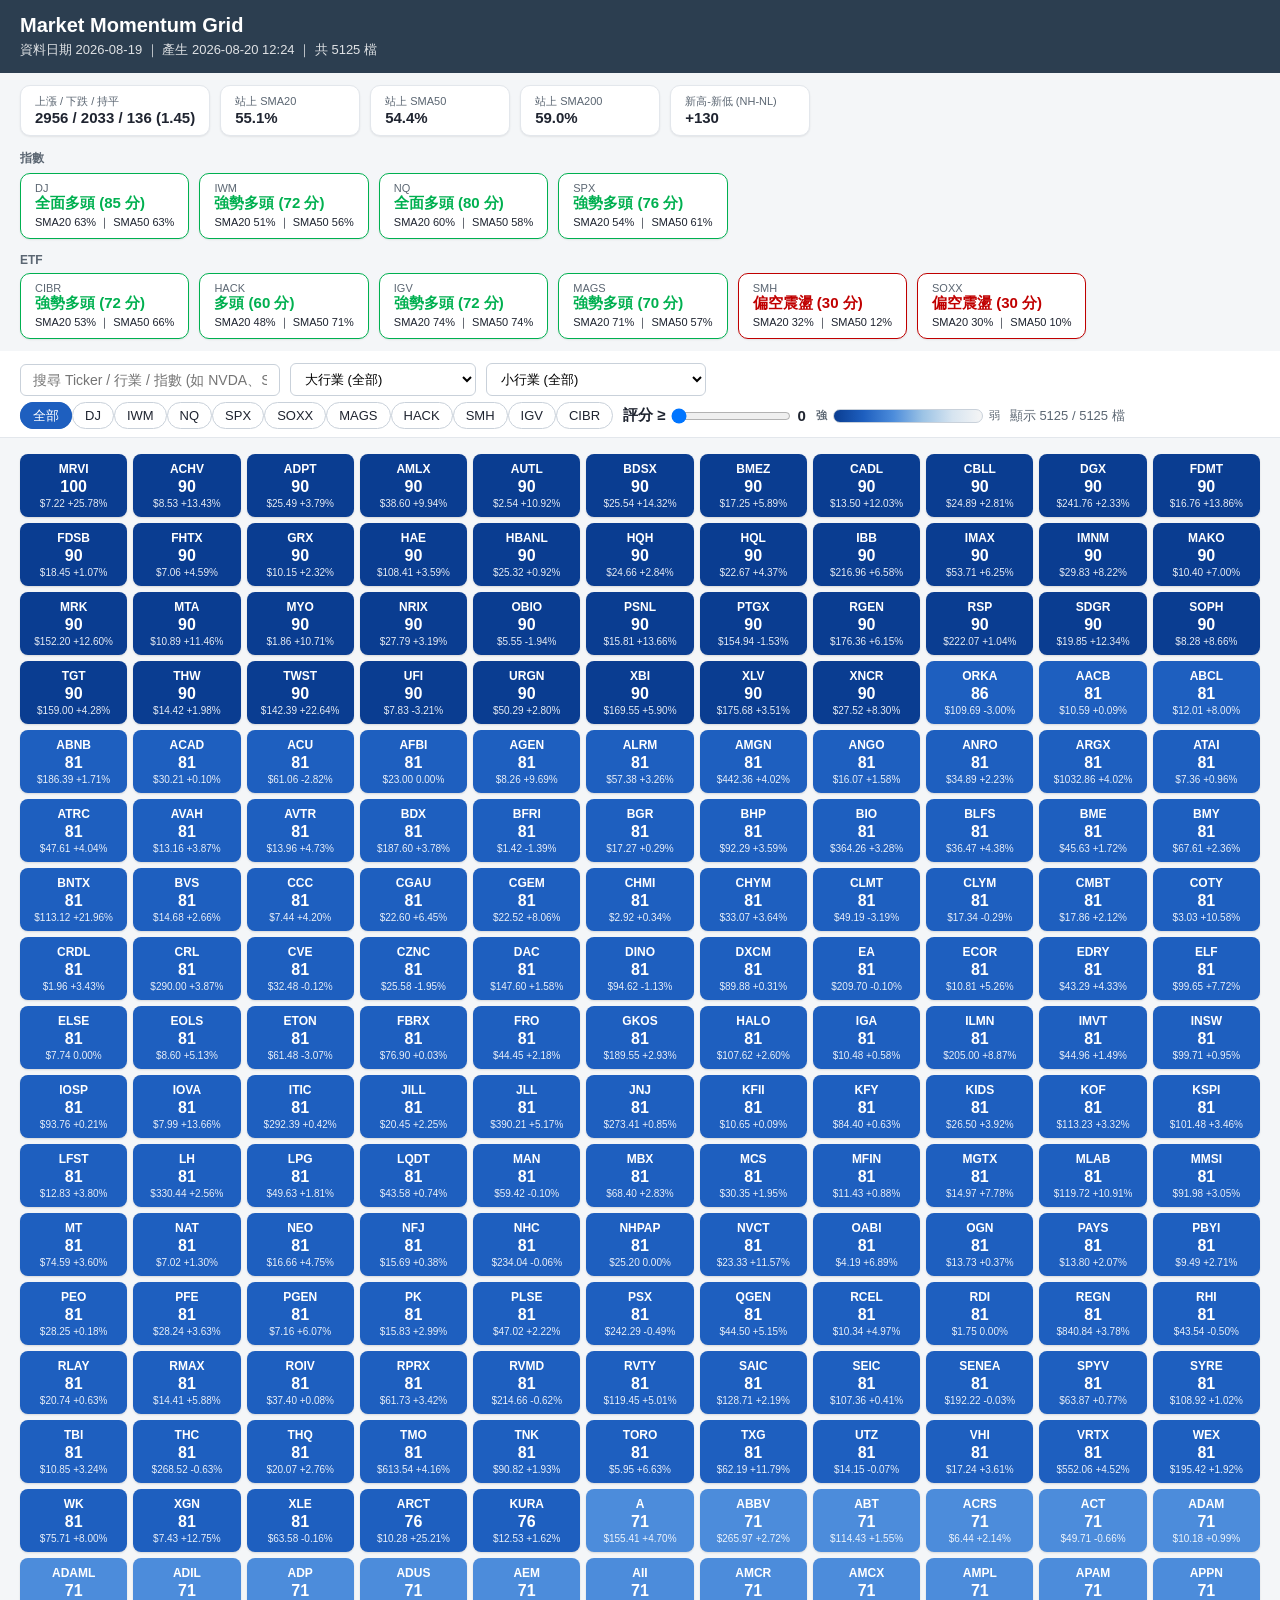
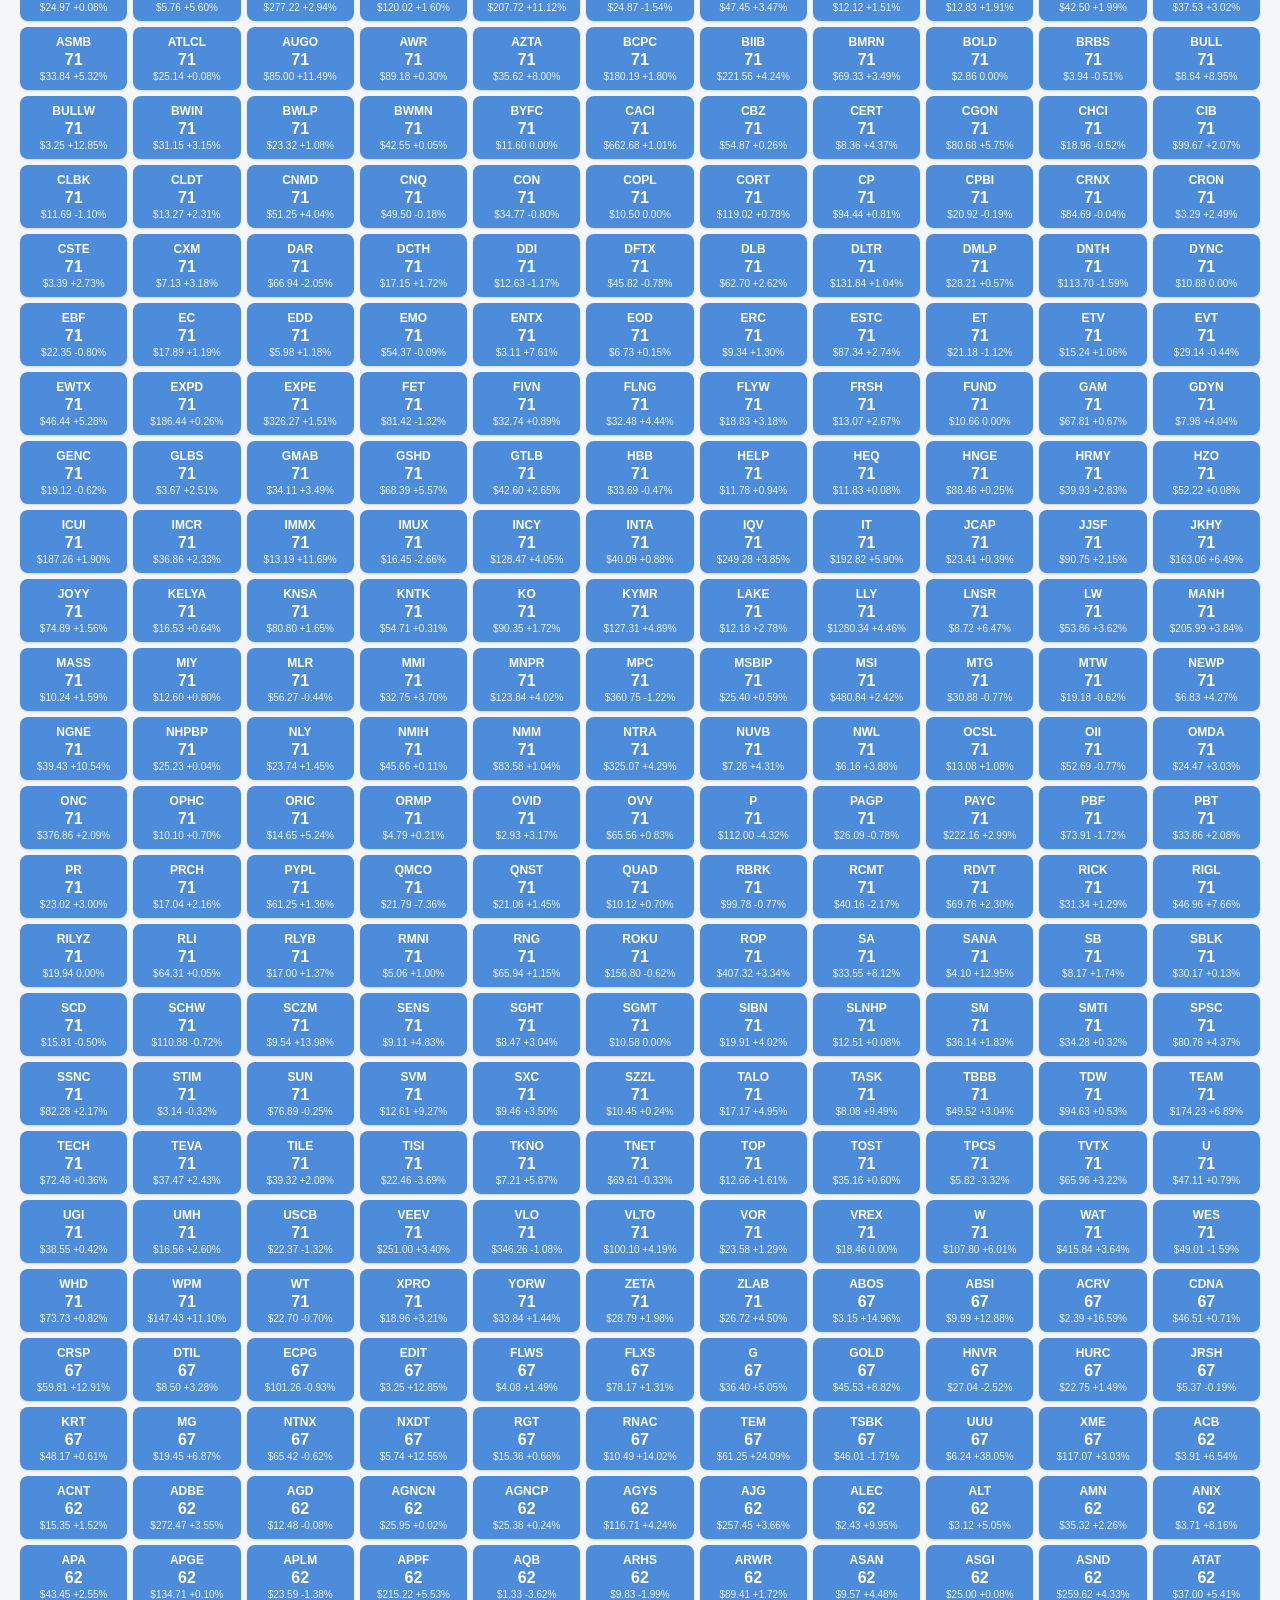
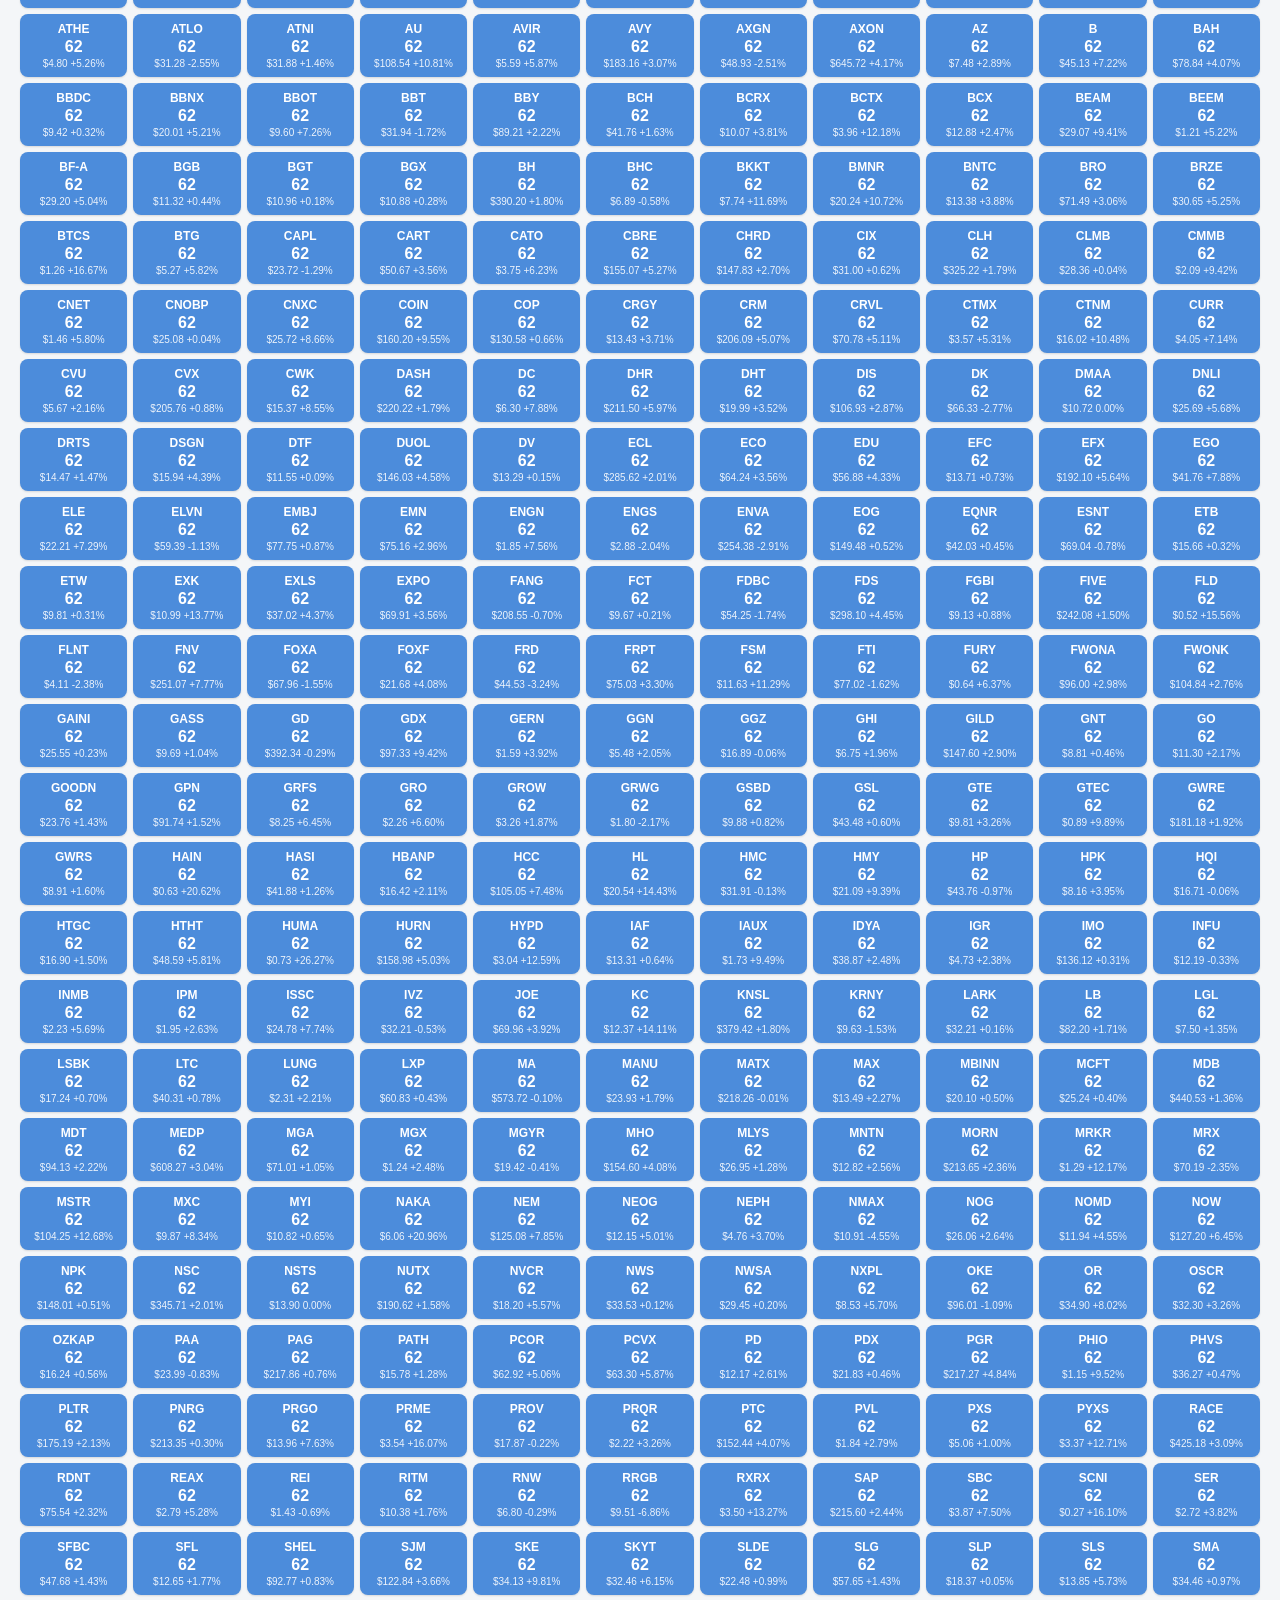
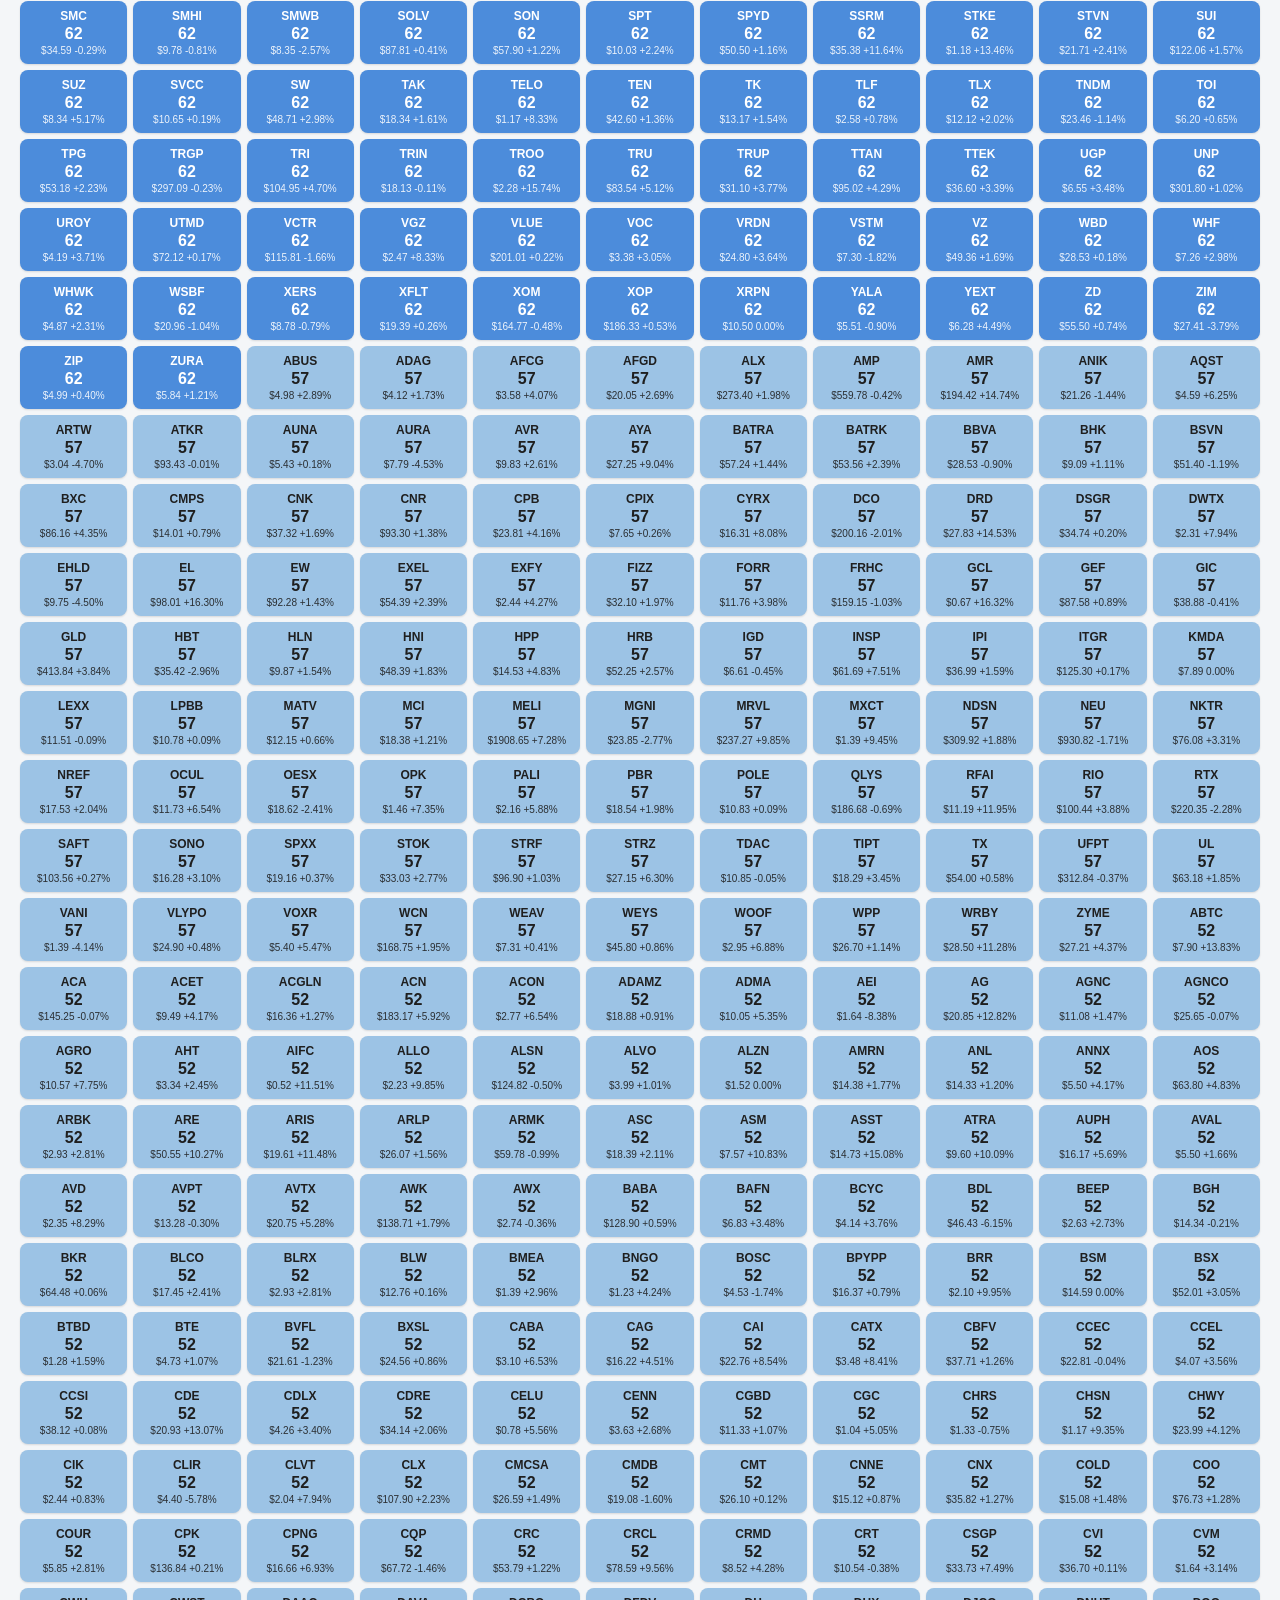
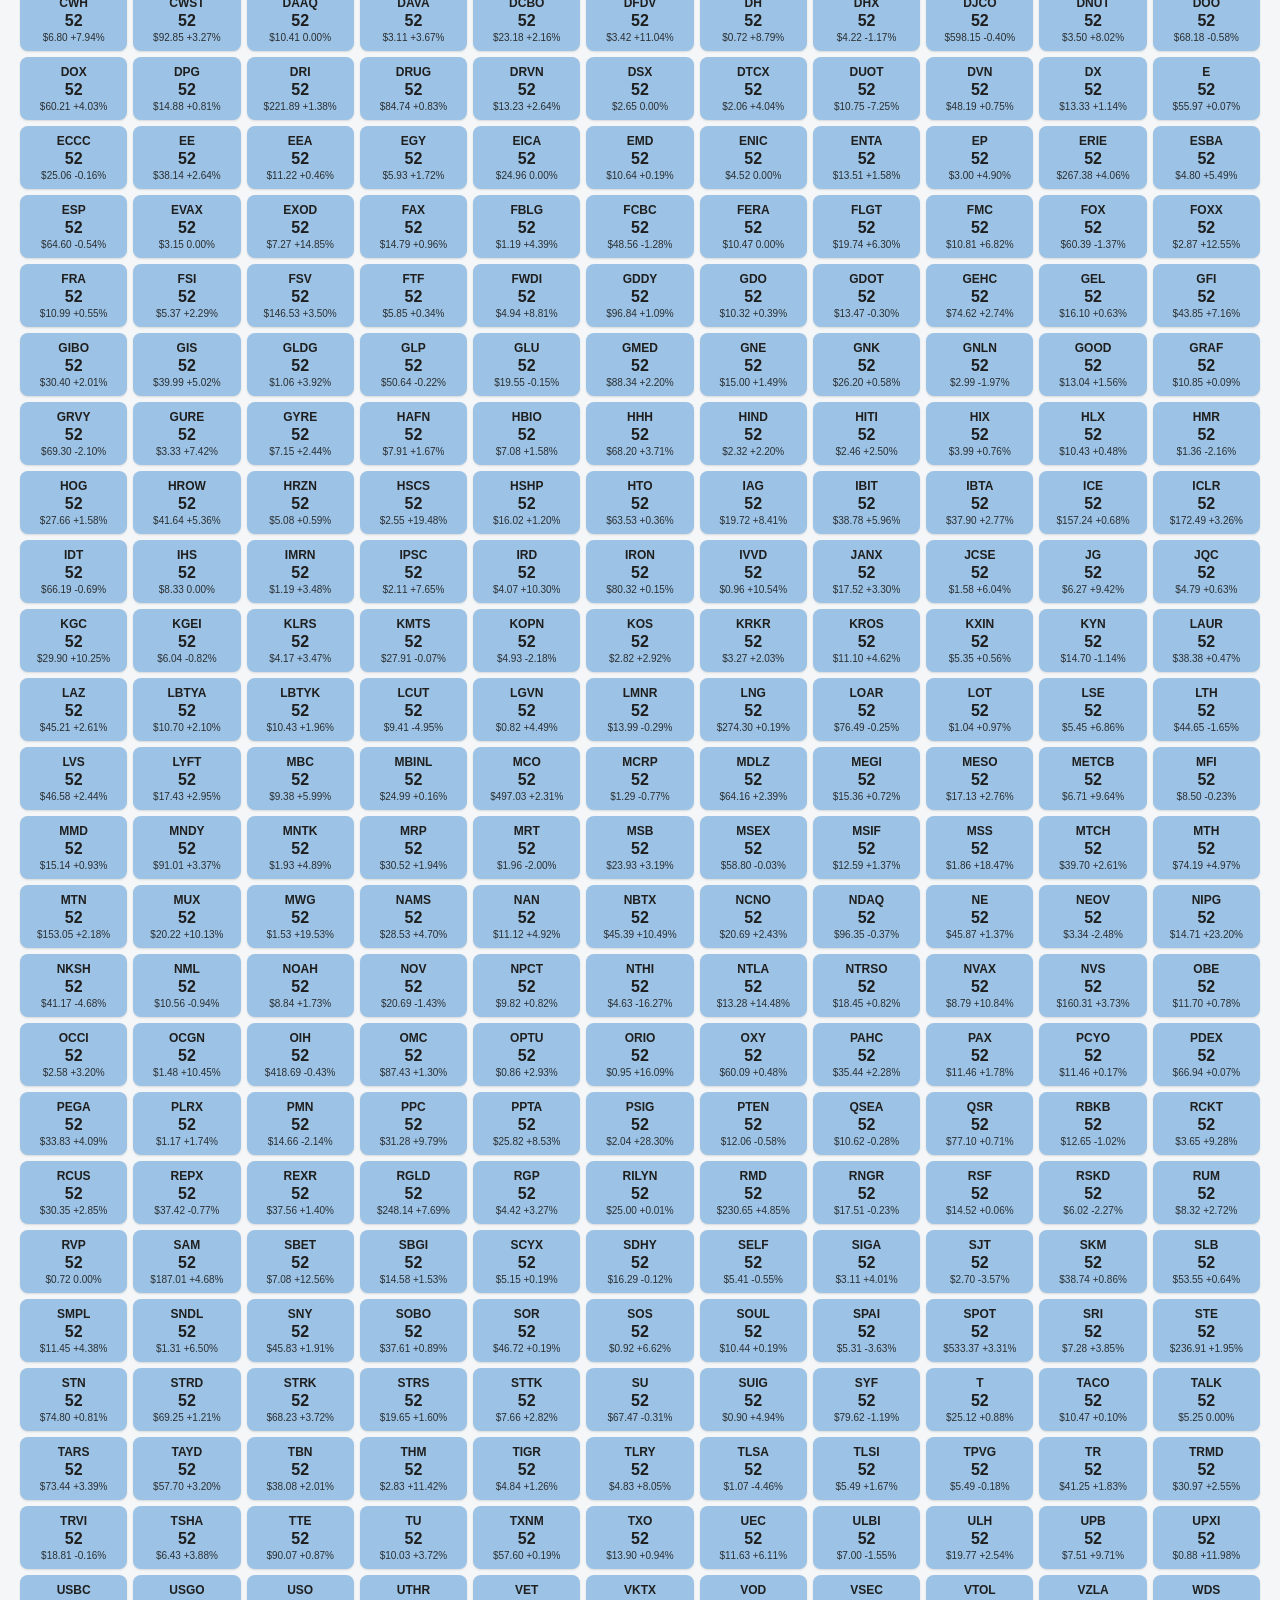
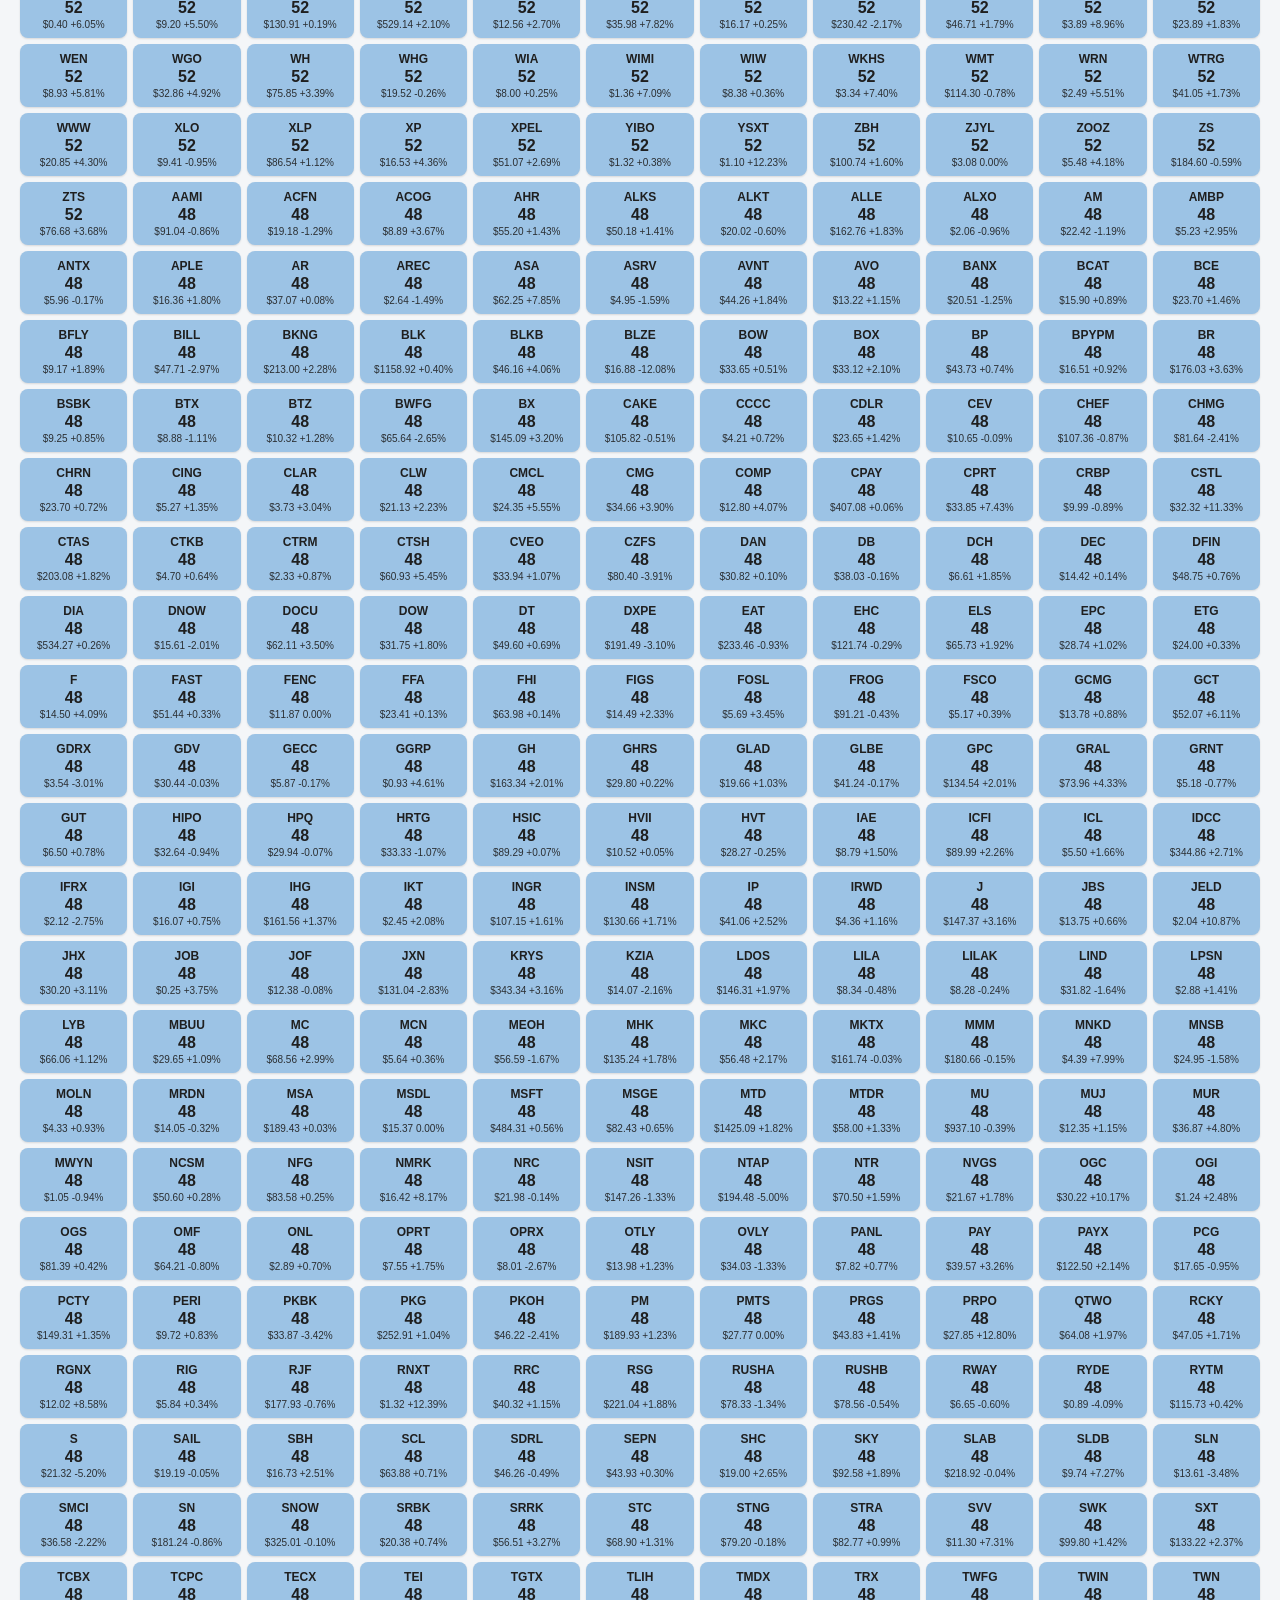
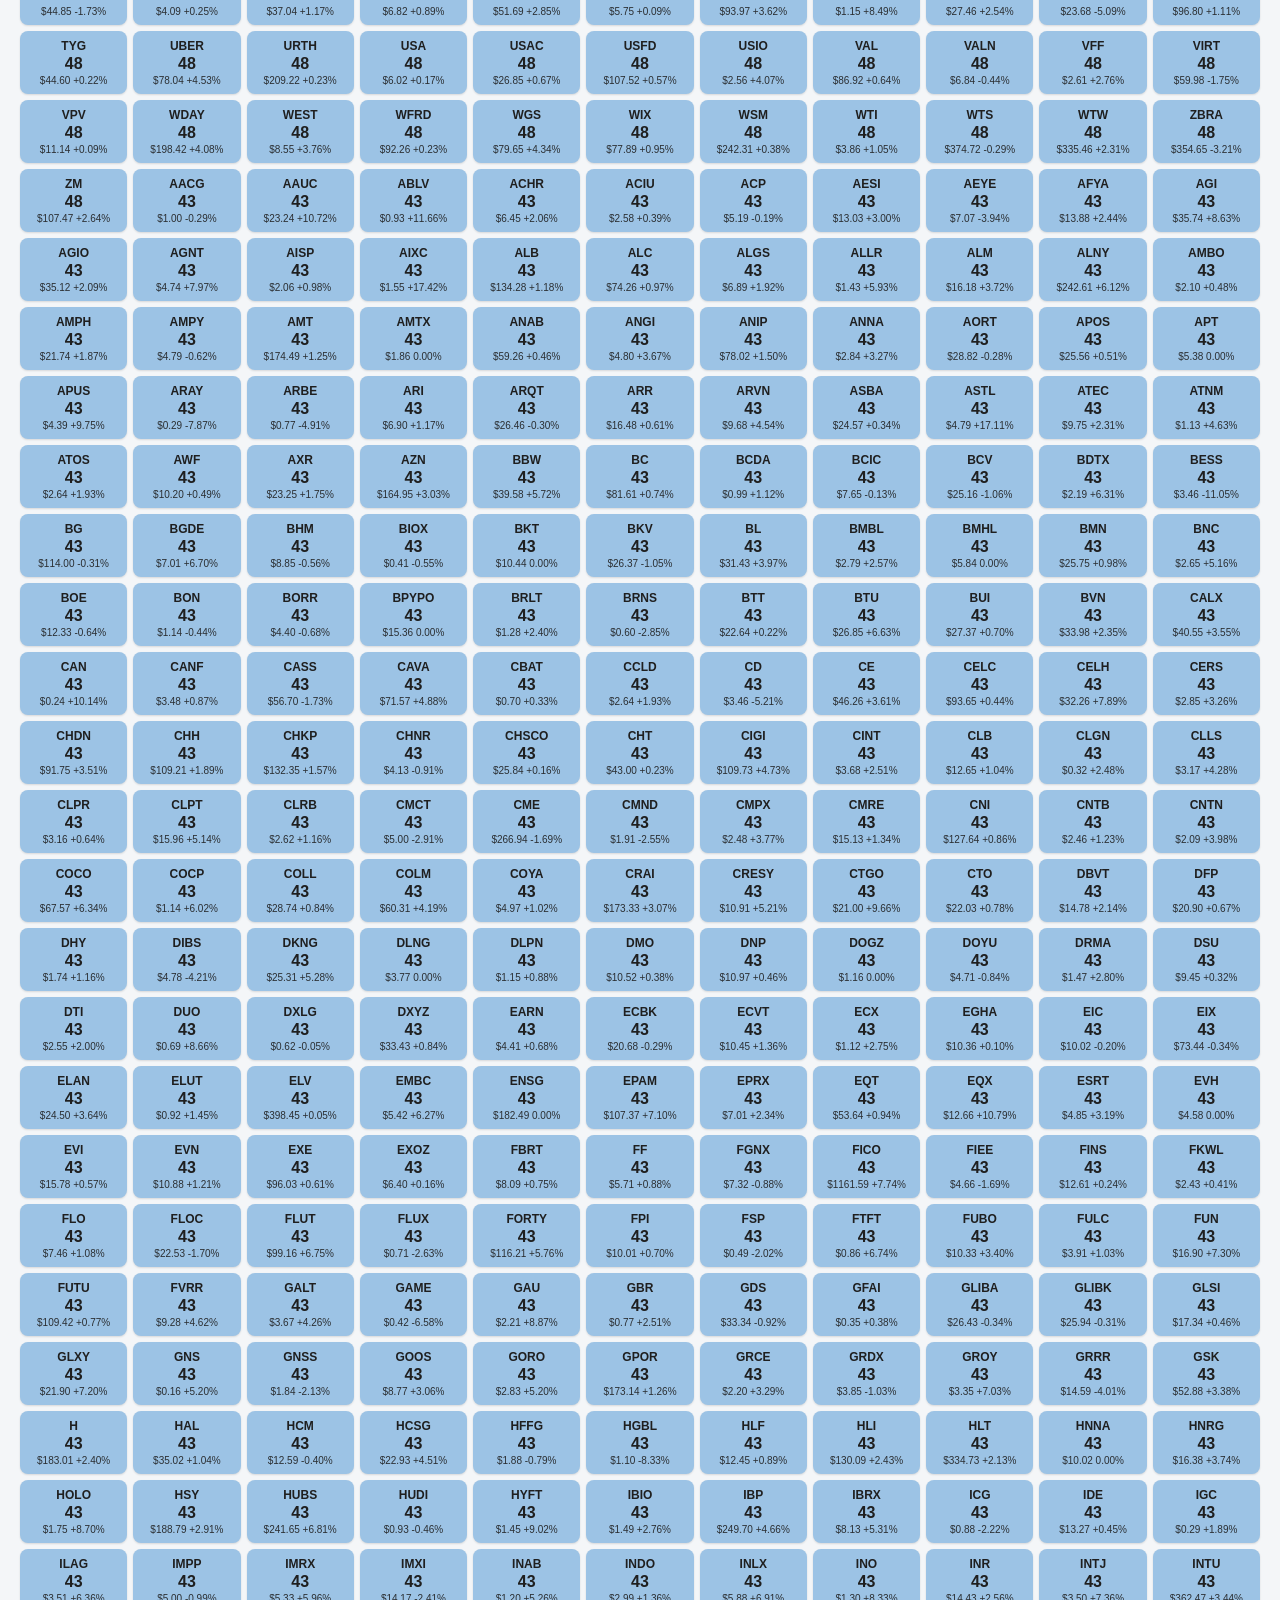
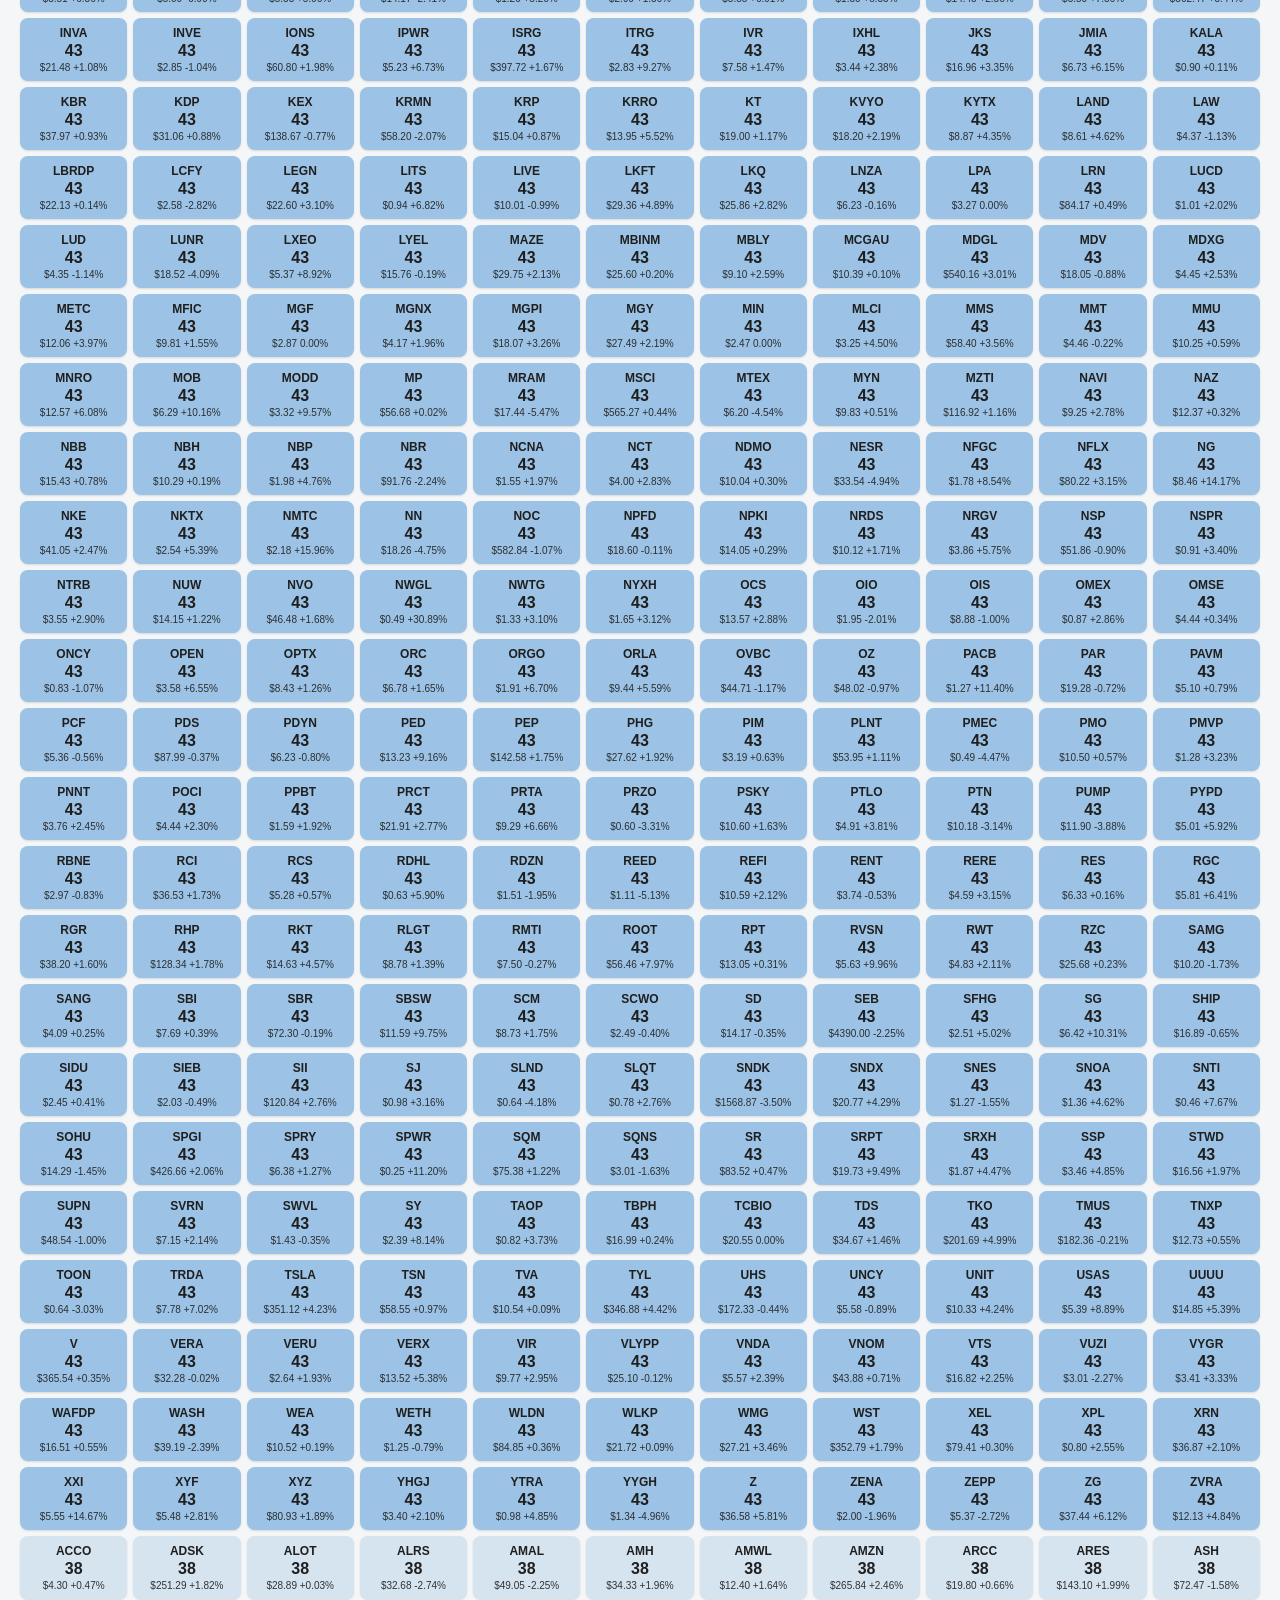
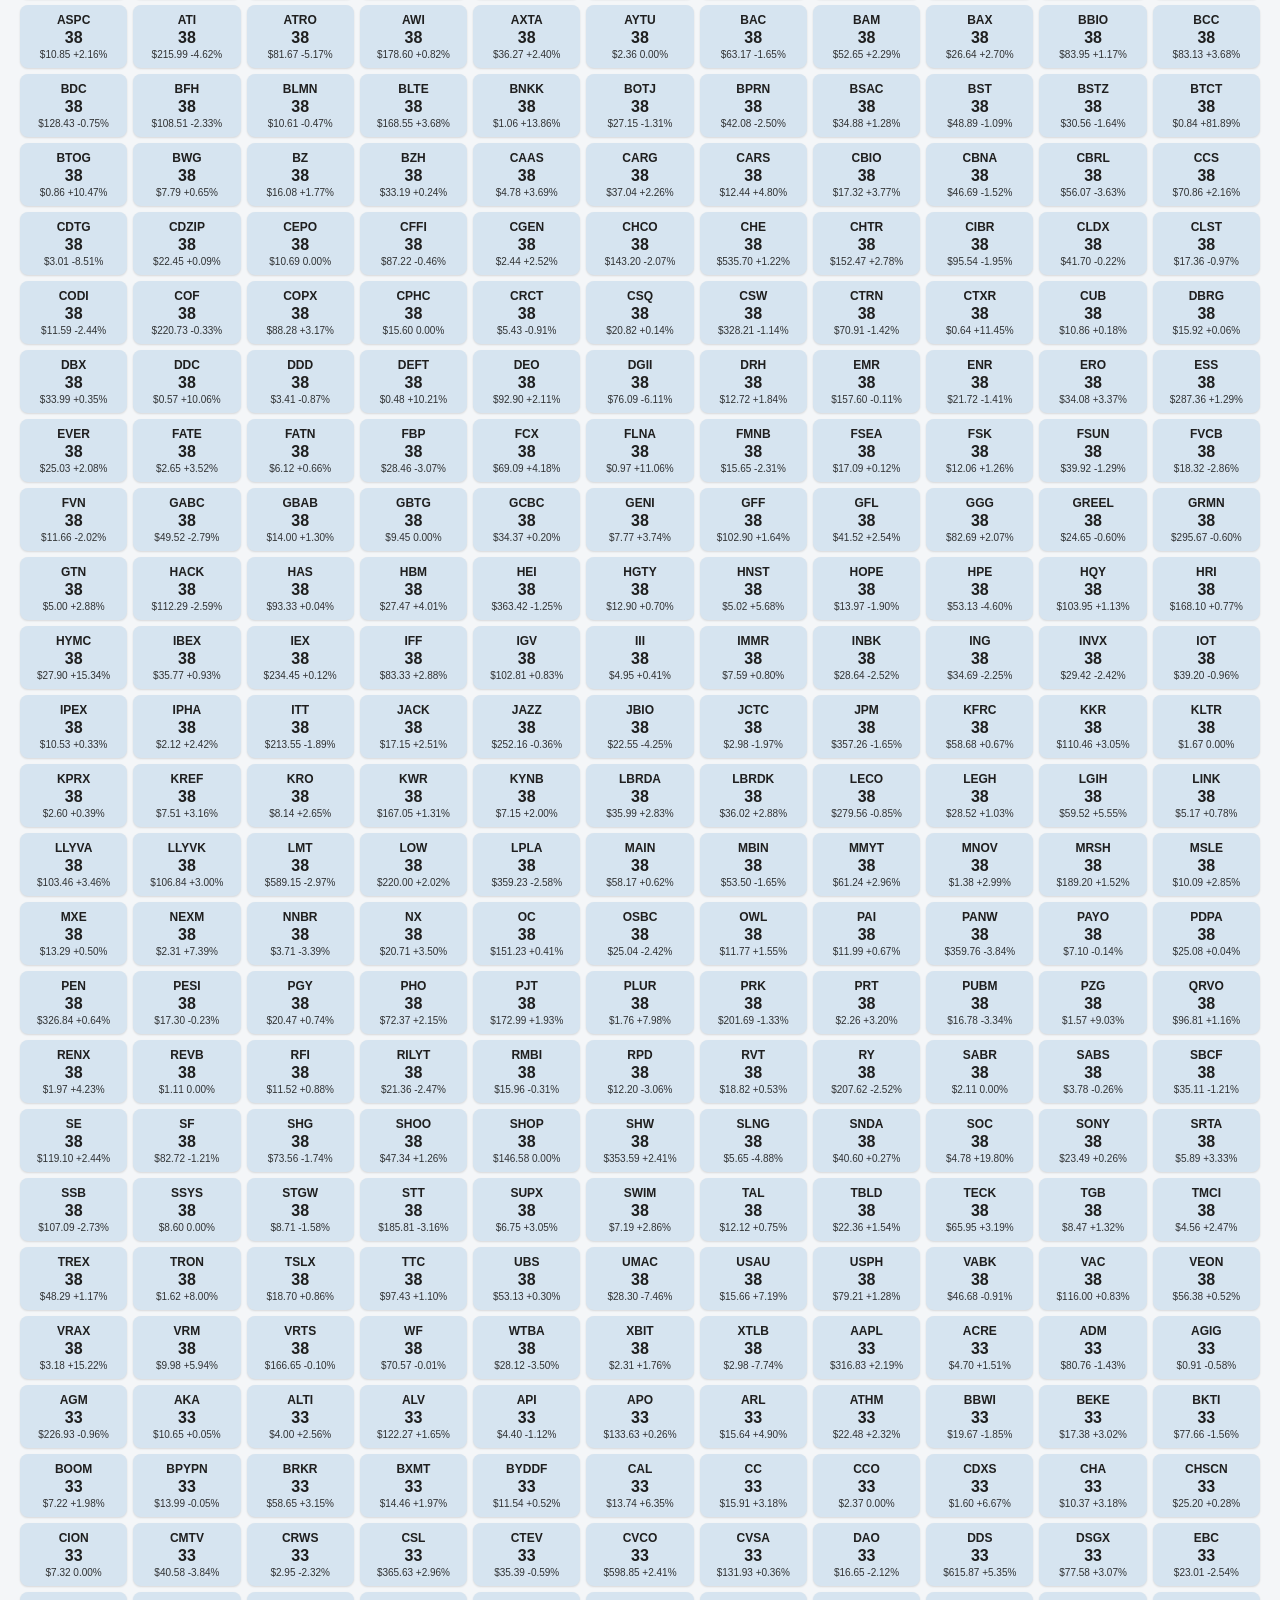
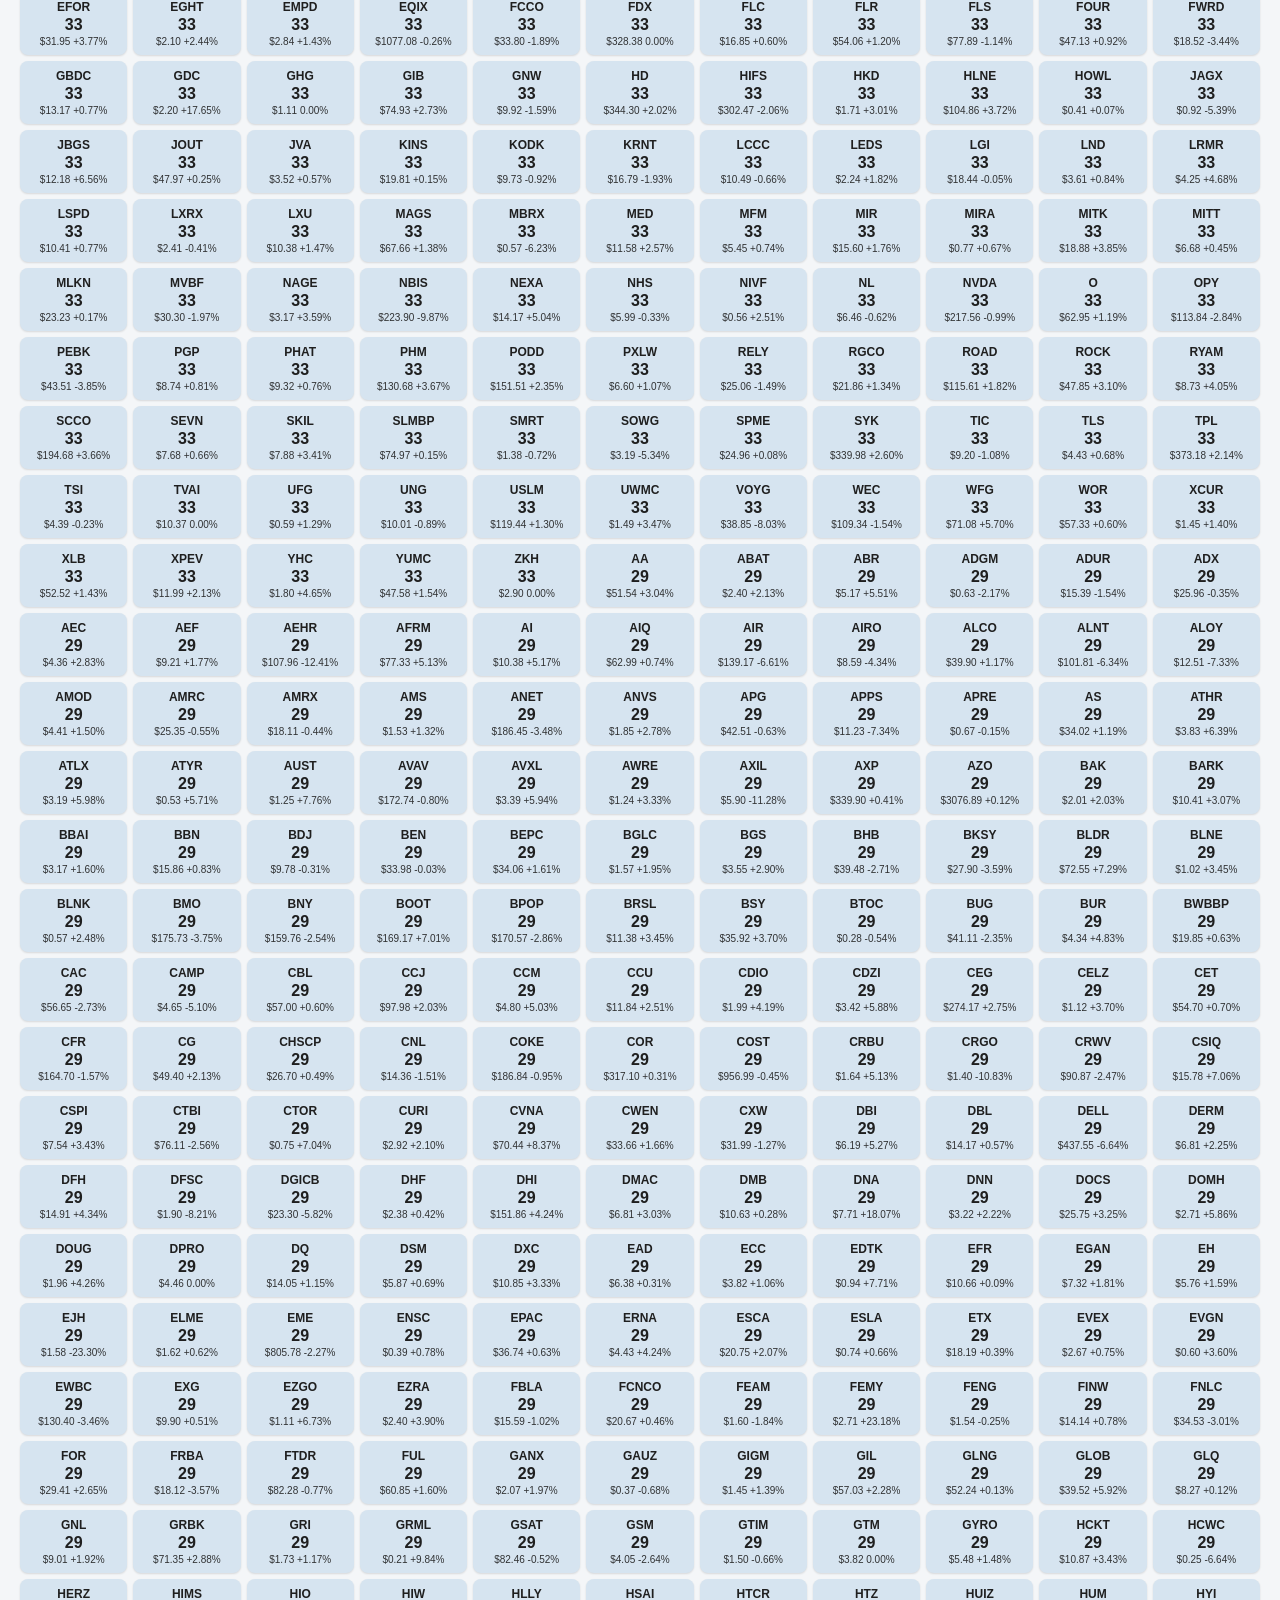
<file: index.html>
<!DOCTYPE html>
<html lang="zh-Hant">
<head>
<meta charset="UTF-8">
<meta name="viewport" content="width=device-width, initial-scale=1.0">
<title>Market Momentum Grid</title>
<style>
  * { box-sizing: border-box; margin: 0; padding: 0; }
  body { font-family: 'Segoe UI', 'Microsoft JhengHei', sans-serif; background: #f4f6f8; color: #1f2430; }
  header { background: #2C3E50; color: #fff; padding: 14px 20px; }
  header h1 { font-size: 20px; }
  header .sub { font-size: 13px; opacity: .85; margin-top: 4px; }
  .controls { padding: 12px 20px; background: #fff; border-bottom: 1px solid #e3e7ec; position: sticky; top: 0; z-index: 10; }
  .controls .row { display: flex; flex-wrap: wrap; align-items: center; gap: 10px; }
  input[type=text] { padding: 7px 12px; border: 1px solid #c9d1da; border-radius: 6px; width: 260px; font-size: 14px; }
  select { padding: 7px 10px; border: 1px solid #c9d1da; border-radius: 6px; font-size: 13px; max-width: 220px; background: #fff; }
  .chip { padding: 5px 12px; border-radius: 14px; border: 1px solid #c9d1da; background: #fff; cursor: pointer; font-size: 13px; user-select: none; }
  .chip.active { background: #1E5FBF; color: #fff; border-color: #1E5FBF; }
  .count { font-size: 13px; color: #5b6672; }
  .slider-label { font-size: 15px; font-weight: 700; color: #1f2430; display: flex; align-items: center; gap: 6px; }
  input[type=range] { width: 120px; }
  .scorebar { display: inline-flex; align-items: center; gap: 6px; }
  .scorebar .bar { width: 150px; height: 14px; border-radius: 7px; background: linear-gradient(to right, #0A3D91, #1E5FBF, #4C8CDB, #9CC3E5, #D6E4F0, #F5F5F5); border: 1px solid #c9d1da; }
  .scorebar .lw { font-size: 11px; color: #5b6672; }
  .scorebar .ls { font-size: 11px; font-weight: 700; color: #5b6672; }
  .grid { display: grid; grid-template-columns: repeat(auto-fill, minmax(100px, 1fr)); gap: 6px; padding: 16px 20px; }
  .cell { border-radius: 8px; padding: 8px 6px; text-align: center; cursor: pointer; box-shadow: 0 1px 2px rgba(0,0,0,.12); transition: transform .08s; }
  .cell:hover { transform: scale(1.06); }
  .cell .t { font-weight: 700; font-size: 12px; }
  .cell .s { font-size: 16px; font-weight: 700; margin-top: 2px; }
  .cell .d { font-size: 10px; opacity: .9; margin-top: 2px; }
  .empty { padding: 40px; text-align: center; color: #8a94a0; font-size: 15px; }
  /* 大市概況卡 */
  .market { display: flex; flex-wrap: wrap; gap: 10px; padding: 12px 20px; }
  .mcard { background: #fff; border: 1px solid #e3e7ec; border-radius: 10px; padding: 8px 14px; min-width: 140px; box-shadow: 0 1px 2px rgba(0,0,0,.08); }
  .mcard .ml { font-size: 11px; color: #5b6672; display: block; }
  .mcard .mv { font-size: 15px; font-weight: 700; }
  .mgroup { width: 100%; font-size: 12px; font-weight: 700; color: #5b6672; margin: 4px 0 -4px; }
  .mv.bull { color: #00B050; } .mv.bear { color: #C00000; } .mv.mid { color: #B8860B; }
  /* modal */
  .modal-bg { display: none; position: fixed; inset: 0; background: rgba(0,0,0,.4); z-index: 20; }
  .modal { background: #fff; width: 340px; margin: 12vh auto; border-radius: 12px; padding: 20px 24px; box-shadow: 0 10px 30px rgba(0,0,0,.25); }
  .modal h3 { font-size: 18px; }
  .modal .m-row { display: flex; justify-content: space-between; padding: 6px 0; border-bottom: 1px dashed #e3e7ec; font-size: 14px; }
  .modal .m-row span:first-child { color: #5b6672; }
  .modal .close { float: right; cursor: pointer; color: #8a94a0; font-size: 20px; }
</style>
</head>
<body>
<header>
  <h1>Market Momentum Grid</h1>
  <div class="sub" id="subtitle">載入中...</div>
</header>

<div class="market" id="marketRow"></div>

<div class="controls">
  <div class="row">
    <input type="text" id="search" placeholder="搜尋 Ticker / 行業 / 指數 (如 NVDA、SPX、Semiconductor)">
    <select id="sectorSel"><option value="">大行業 (全部)</option></select>
    <select id="industrySel"><option value="">小行業 (全部)</option></select>
    <div id="chips"></div>
    <label class="slider-label">評分 ≥ <input type="range" id="minScore" min="0" max="100" value="0"> <span id="minScoreVal">0</span></label>
    <span class="scorebar"><span class="ls">強</span><span class="bar"></span><span class="lw">弱</span></span>
    <span class="count" id="count"></span>
  </div>
</div>

<div class="grid" id="grid"></div>
<div class="empty" id="empty" style="display:none">沒有符合條件的股票</div>

<div class="modal-bg" id="modalBg" onclick="closeModal()">
  <div class="modal" onclick="event.stopPropagation()">
    <span class="close" onclick="closeModal()">✕</span>
    <h3 id="mTicker"></h3>
    <div id="mBody"></div>
  </div>
</div>

<script>
let DATA = null;
let activeIndexes = new Set();
let searchText = '';
let aliasMap = {};  // 由 data.json 的 aliases 載入 (來源: INDEX_PRICE_ALIASES)
let sectorFilter = '';
let industryFilter = '';
let minScore = 0;

function esc(s) {
  return String(s).replace(/&/g, '&amp;').replace(/</g, '&lt;').replace(/>/g, '&gt;').replace(/"/g, '&quot;');
}

function buildSectorOptions() {
  const secs = [...new Set(DATA.stocks.map(s => s.sector).filter(Boolean))].sort();
  document.getElementById('sectorSel').innerHTML =
    '<option value="">大行業 (全部)</option>' +
    secs.map(s => `<option value="${esc(s)}">${esc(s)}</option>`).join('');
}

function buildIndustryOptions() {
  let list = DATA.stocks;
  if (sectorFilter) list = list.filter(s => s.sector === sectorFilter);
  const inds = [...new Set(list.map(s => s.industry).filter(Boolean))].sort();
  document.getElementById('industrySel').innerHTML =
    '<option value="">小行業 (全部)</option>' +
    inds.map(s => `<option value="${esc(s)}">${esc(s)}</option>`).join('');
}

function scoreColor(s) {
  if (s >= 90) return { bg: '#0A3D91', fg: '#fff' };
  if (s >= 75) return { bg: '#1E5FBF', fg: '#fff' };
  if (s >= 60) return { bg: '#4C8CDB', fg: '#fff' };
  if (s >= 40) return { bg: '#9CC3E5', fg: '#1f1f1f' };
  if (s >= 20) return { bg: '#D6E4F0', fg: '#1f1f1f' };
  return { bg: '#F5F5F5', fg: '#7f7f7f' };
}

function pctText(p) {
  if (p === null || p === undefined) return '';
  const s = (p * 100).toFixed(2);
  return (p > 0 ? '+' : '') + s + '%';
}
function priceText(st) {
  return (st.price !== null && st.price !== undefined) ? '$' + st.price.toFixed(2) : '';
}

function matches(stock) {
  if (stock.score < minScore) return false;
  if (sectorFilter && stock.sector !== sectorFilter) return false;
  if (industryFilter && stock.industry !== industryFilter) return false;
  if (searchText) {
    const q = searchText.toLowerCase();
    const hay = [stock.ticker, stock.industry, stock.sector, stock.indexes].join(' ').toLowerCase();
    if (!hay.includes(q)) return false;
  }
  if (activeIndexes.size > 0) {
    const own = stock.indexes.split(',');
    let hit = false;
    activeIndexes.forEach(ix => { if (own.includes(ix)) hit = true; });
    if (!hit) return false;
  }
  return true;
}

function render() {
  const grid = document.getElementById('grid');
  grid.innerHTML = '';
  let shown = 0;
  DATA.stocks.forEach(st => {
    if (!matches(st)) return;
    shown++;
    const c = scoreColor(st.score);
    const cell = document.createElement('div');
    cell.className = 'cell';
    cell.style.background = c.bg;
    cell.style.color = c.fg;
    cell.innerHTML = `<div class="t">${st.ticker}</div><div class="s">${st.score}</div><div class="d">${priceText(st)} ${pctText(st.day_pct)}</div>`;
    cell.title = `${st.ticker}  ${st.score} 分\n指數: ${st.indexes || '無'}\n${st.industry}\n${st.sector}`;
    cell.onclick = () => openModal(st);
    grid.appendChild(cell);
  });
  document.getElementById('empty').style.display = shown ? 'none' : 'block';
  document.getElementById('count').textContent = `顯示 ${shown} / ${DATA.count} 檔`;
}

function renderChips() {
  const wrap = document.getElementById('chips');
  wrap.innerHTML = '';
  const all = document.createElement('span');
  all.className = 'chip' + (activeIndexes.size === 0 ? ' active' : '');
  all.textContent = '全部';
  all.onclick = () => { activeIndexes.clear(); renderChips(); render(); };
  wrap.appendChild(all);
  DATA.indexes.forEach(ix => {
    const c = document.createElement('span');
    c.className = 'chip' + (activeIndexes.has(ix) ? ' active' : '');
    c.textContent = ix;
    c.onclick = () => {
      activeIndexes.has(ix) ? activeIndexes.delete(ix) : activeIndexes.add(ix);
      renderChips(); render();
    };
    wrap.appendChild(c);
  });
}

// ---------- 大市概況卡 ----------
function marketCard() {
  const m = DATA.market || {};
  const o = m.overall || {};
  // 上漲/下跌/持平 直接從格仔資料計算，確保與總數一致
  let adv = 0, dec = 0, flat = 0;
  DATA.stocks.forEach(s => {
    if (s.day_pct === null || s.day_pct === undefined) return;
    if (s.day_pct > 0) adv++;
    else if (s.day_pct < 0) dec++;
    else flat++;
  });
  const ratio = dec ? (adv / dec).toFixed(2) : 'N/A';
  let html = '' +
    '<div class="mcard"><span class="ml">上漲 / 下跌 / 持平</span><span class="mv">' + adv + ' / ' + dec + ' / ' + flat + ' (' + ratio + ')</span></div>' +
    '<div class="mcard"><span class="ml">站上 SMA20</span><span class="mv">' + ((o.above_sma20_pct ?? 0) * 100).toFixed(1) + '%</span></div>' +
    '<div class="mcard"><span class="ml">站上 SMA50</span><span class="mv">' + ((o.above_sma50_pct ?? 0) * 100).toFixed(1) + '%</span></div>' +
    '<div class="mcard"><span class="ml">站上 SMA200</span><span class="mv">' + ((o.above_sma200_pct ?? 0) * 100).toFixed(1) + '%</span></div>' +
    '<div class="mcard"><span class="ml">新高-新低 (NH-NL)</span><span class="mv">' + ((o.nh_nl ?? 0) >= 0 ? '+' : '') + (o.nh_nl ?? 0) + '</span></div>';
  // 各指數方向 (分「指數 / ETF」兩類)
  const perIdx = m.per_index || [];
  function groupCards(list) {
    let h = '';
    list.forEach(p => {
      const pc = p.regime_score >= 55 ? 'bull' : (p.regime_score < 40 ? 'bear' : 'mid');
      let sma = '';
      if (p.sma20 !== null && p.sma20 !== undefined) {
        const s20 = (p.sma20 * 100).toFixed(0);
        const s50 = (p.sma50 !== null && p.sma50 !== undefined) ? (p.sma50 * 100).toFixed(0) : '-';
        sma = '<span style="display:block;font-size:11px;color:var(--sub);margin-top:2px">SMA20 ' + s20 + '% ｜ SMA50 ' + s50 + '%</span>';
      }
      h += '<div class="mcard" style="border-color:' + (p.regime_score >= 55 ? '#00B050' : (p.regime_score < 40 ? '#C00000' : '#B8860B')) + '">' +
        '<span class="ml">' + p.index + '</span><span class="mv ' + pc + '">' + p.regime + ' (' + p.regime_score + ' 分)</span>' + sma + '</div>';
    });
    return h;
  }
  const idxList = perIdx.filter(p => p.type === 'index');
  const etfList = perIdx.filter(p => p.type !== 'index');
  if (idxList.length) html += '<div class="mgroup">指數</div>' + groupCards(idxList);
  if (etfList.length) html += '<div class="mgroup">ETF</div>' + groupCards(etfList);
  return html;
}

function openModal(st) {
  document.getElementById('mTicker').textContent = `${st.ticker}  —  ${st.score} 分`;
  document.getElementById('mBody').innerHTML = `
    <div class="m-row"><span>指數成份</span><span>${st.indexes || '無'}</span></div>
    <div class="m-row"><span>行業</span><span>${st.industry}</span></div>
    <div class="m-row"><span>大行業</span><span>${st.sector}</span></div>
    <div class="m-row"><span>最新價格</span><span>${priceText(st)}</span></div>
    <div class="m-row"><span>最新日漲跌幅</span><span>${pctText(st.day_pct)}</span></div>
    <div class="m-row"><span>日期</span><span>${DATA.date}</span></div>`;
  document.getElementById('modalBg').style.display = 'block';
}
function closeModal() { document.getElementById('modalBg').style.display = 'none'; }

document.getElementById('search').addEventListener('input', e => {
  const q = e.target.value.trim().toLowerCase();
  const alias = aliasMap[q];
  if (alias && DATA && DATA.indexes.includes(alias)) {
    // 輸入指數/ETF 名稱 → 自動切到該指數篩選 (取代文字搜尋)
    activeIndexes.clear();
    activeIndexes.add(alias);
    searchText = '';
    renderChips();
  } else {
    searchText = e.target.value.trim();
  }
  render();
});

document.getElementById('sectorSel').addEventListener('change', e => {
  sectorFilter = e.target.value;
  industryFilter = '';   // 換大行業時重設小行業
  buildIndustryOptions();
  render();
});
document.getElementById('industrySel').addEventListener('change', e => {
  industryFilter = e.target.value;
  render();
});
document.getElementById('minScore').addEventListener('input', e => {
  minScore = +e.target.value;
  document.getElementById('minScoreVal').textContent = minScore;
  render();
});

fetch('data.json')
  .then(r => { if (!r.ok) throw new Error(r.status); return r.json(); })
  .then(d => {
    DATA = d;
    aliasMap = d.aliases || {};
    document.getElementById('subtitle').textContent =
      `資料日期 ${d.date} ｜ 產生 ${d.generated} ｜ 共 ${d.count} 檔`;
    document.getElementById('marketRow').innerHTML = marketCard();
    buildSectorOptions();
    buildIndustryOptions();
    renderChips();
    render();
  })
  .catch(err => {
    document.getElementById('subtitle').textContent = '無法載入 data.json — 請先執行 export_web_data.py';
    console.error(err);
  });
</script>
</body>
</html>
</file>
